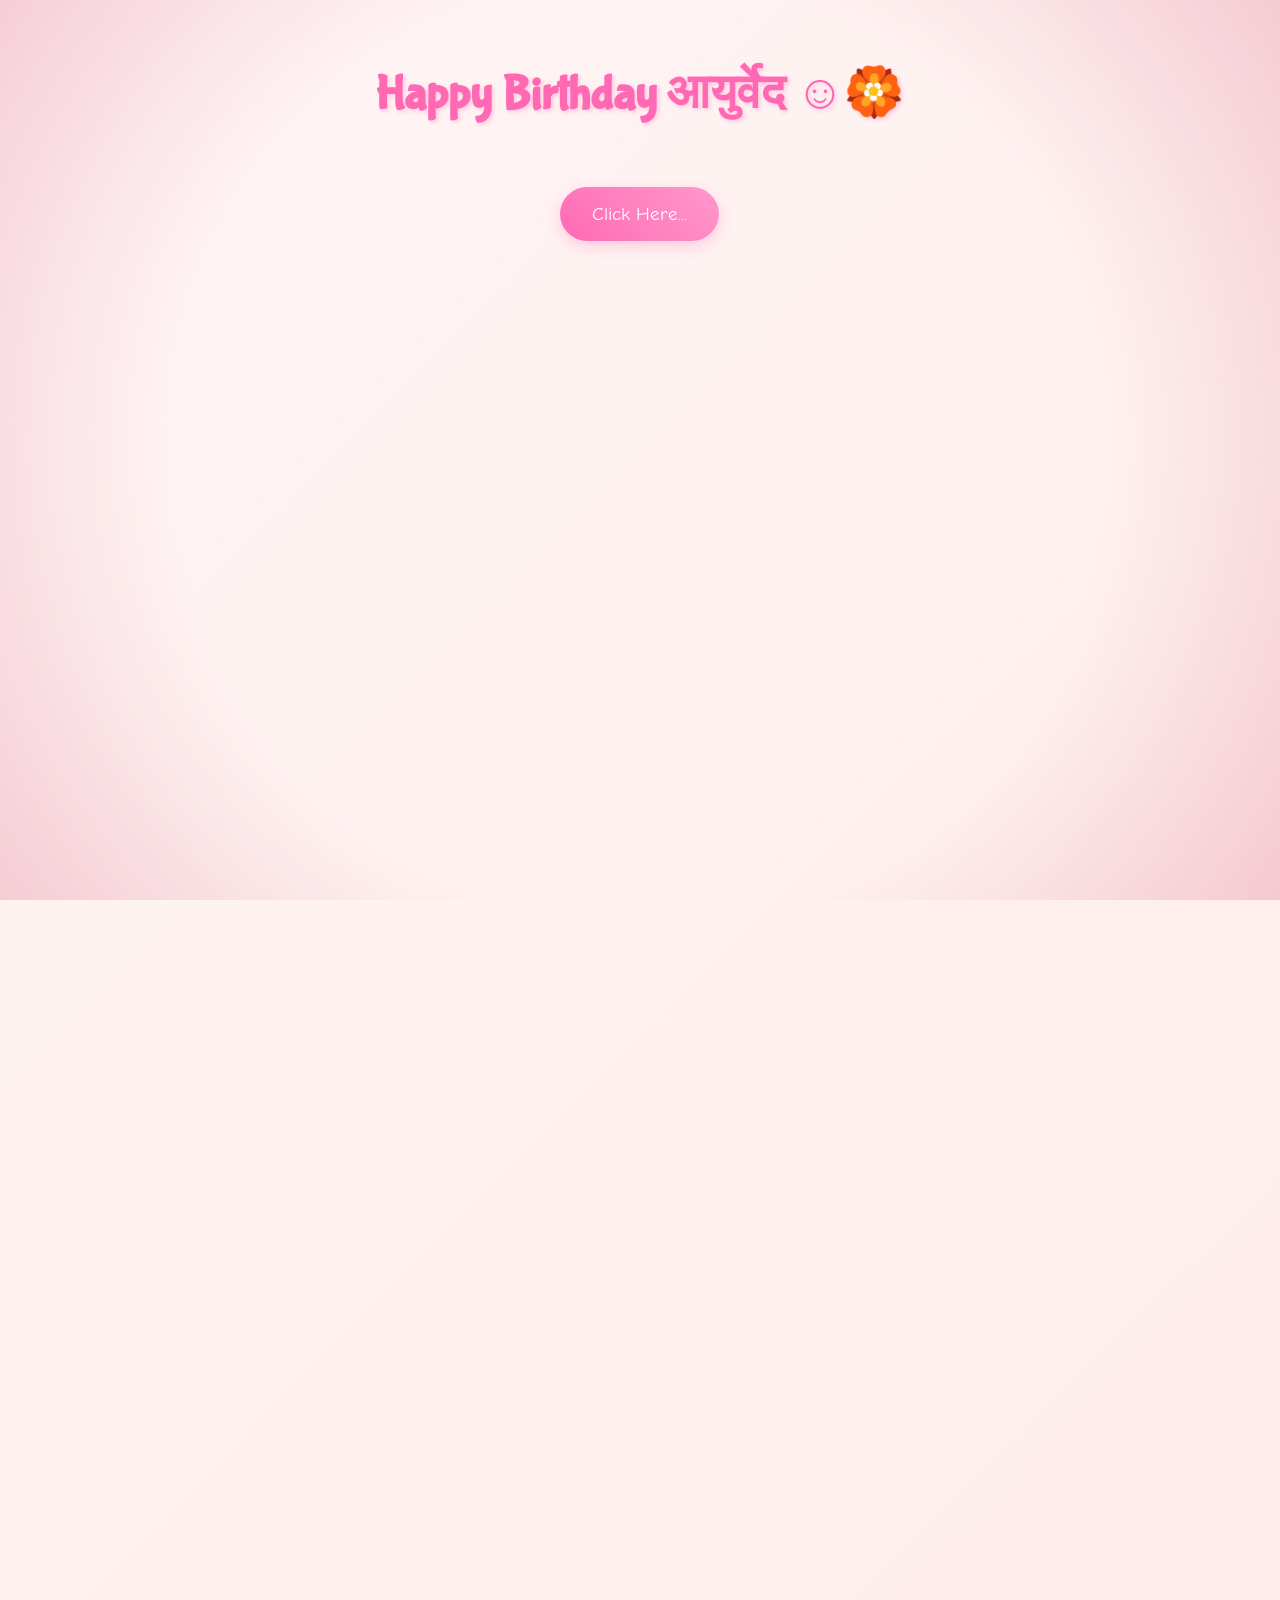
<file: cause.html>
<!DOCTYPE html>
<html lang="en">

<head>
    <meta charset="UTF-8">
    <meta name="viewport" content="width=device-width, initial-scale=1.0">
    <title>Why You're My Friend! 💖</title>
    <script src="https://cdnjs.cloudflare.com/ajax/libs/gsap/3.12.2/gsap.min.js"></script>
    <link rel="stylesheet" href="./cause.css">
    <style>

    </style>
</head>

<body>
    <!-- <div class="custom-cursor">
        <svg viewBox="0 0 24 24">
            <path fill="#ff69b4"
                d="M12 21.35l-1.45-1.32C5.4 15.36 2 12.28 2 8.5 2 5.42 4.42 3 7.5 3c1.74 0 3.41.81 4.5 2.09C13.09 3.81 14.76 3 16.5 3 19.58 3 22 5.42 22 8.5c0 3.78-3.4 6.86-8.55 11.54L12 21.35z" />
        </svg>
    </div> -->

    <div class="container">
        <h1>Happy Birthday आयुर्वेद ☺️🏵️</h1>

        <div id="reasons-container"></div>

        <button class="shuffle-button">Click Here...</button>
        <div class="reason-counter"></div>

        <div class="ending-section">
            <div class="teddy-hug">
                <img src="./d1.jpeg" alt="Teddy Hug">
            </div>
            <div class="ending-text">You're the BESTEST ! 💖</div>
        </div>
    </div>

    <script src="cause.js">

    </script>
</body>

</html>
</file>
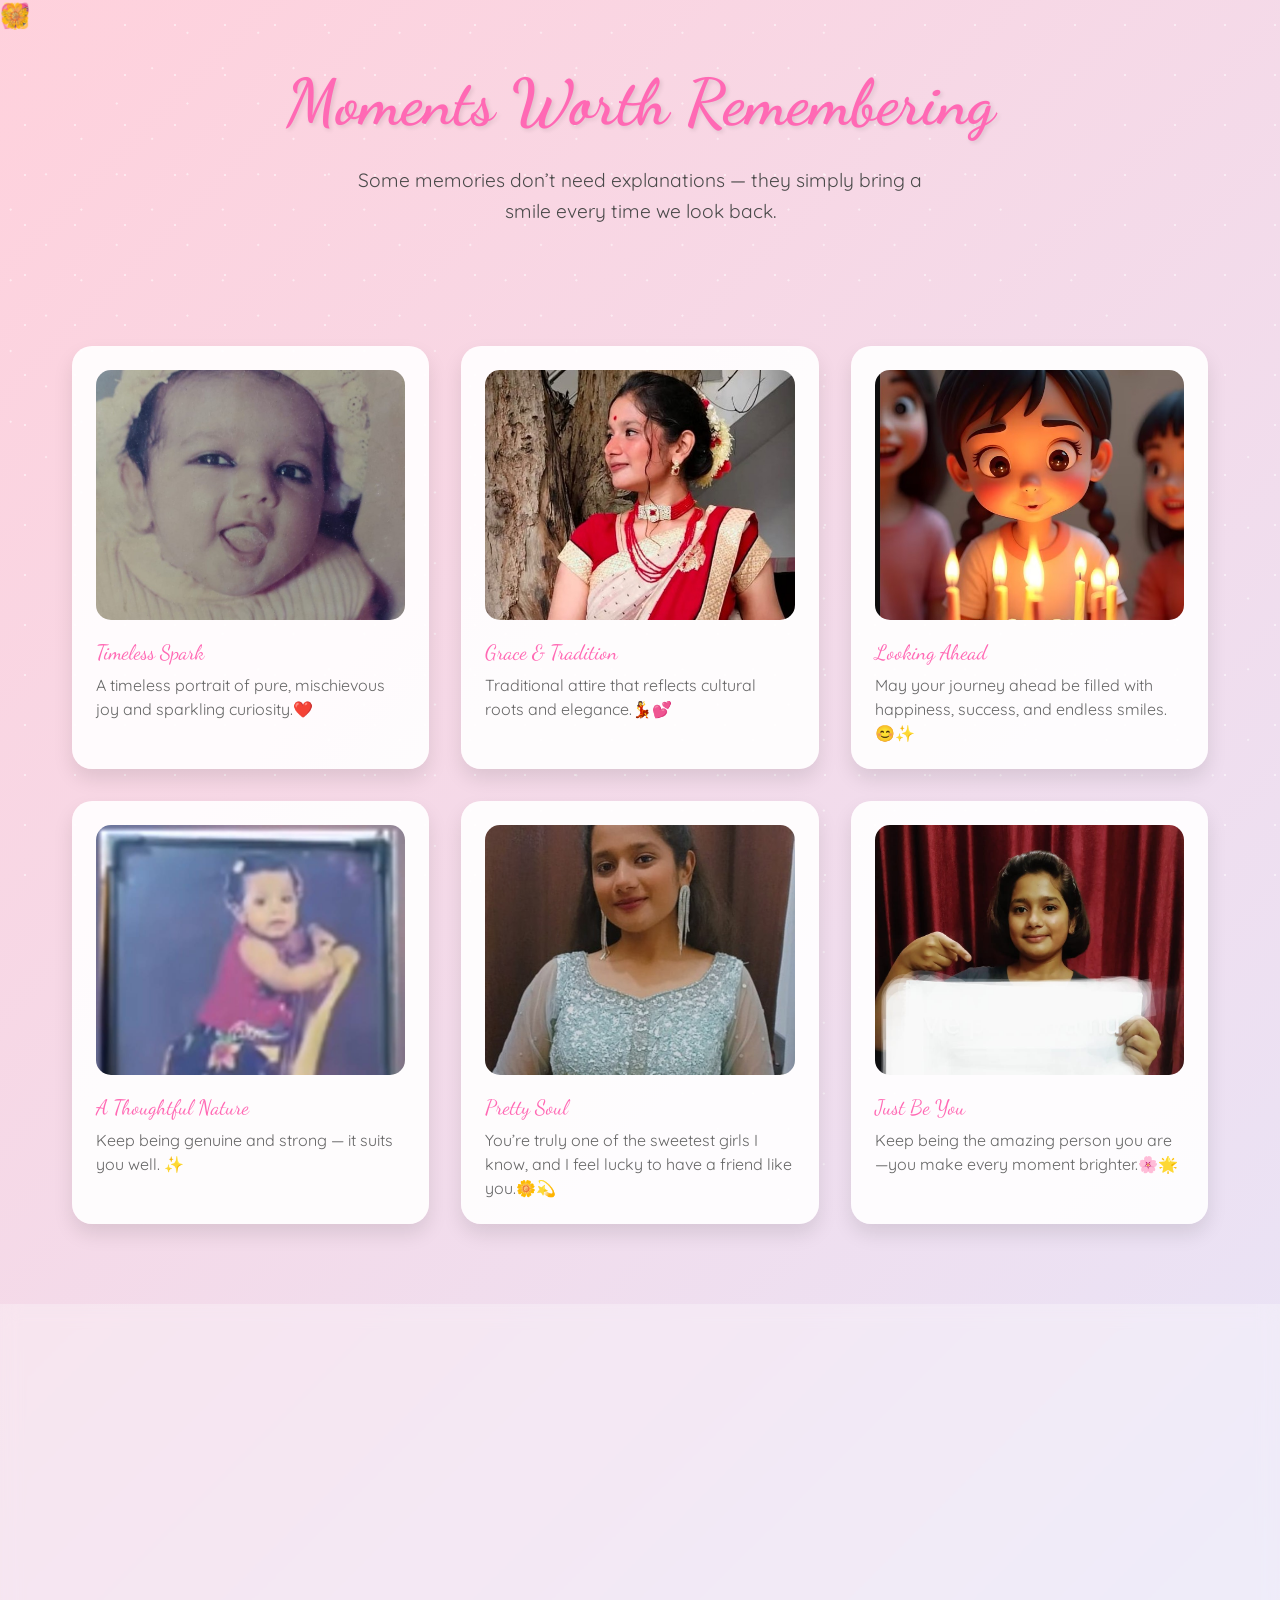
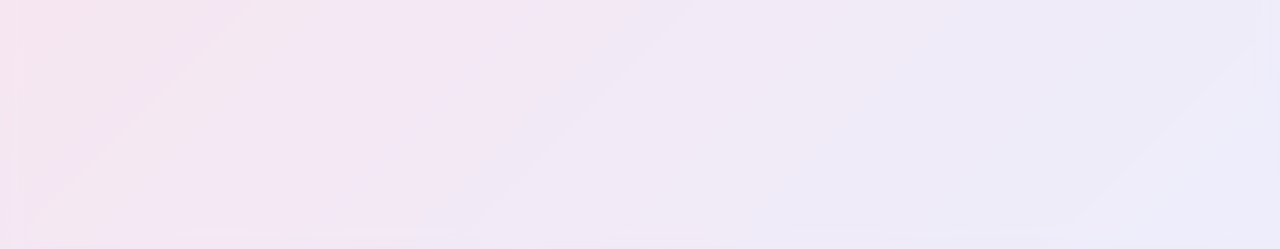
<file: last.html>
<!DOCTYPE html>
<html lang="en">

<head>
    <meta charset="UTF-8">
    <meta name="viewport" content="width=device-width, initial-scale=1.0">
    <title>Beautiful Memories ✨</title>
    <style>
        @import url('https://fonts.googleapis.com/css2?family=Dancing+Script:wght@700&family=Quicksand:wght@300;400;500;600&display=swap');

        * {
            margin: 0;
            padding: 0;
            box-sizing: border-box;
        }

        body {
            min-height: 100vh;
            background: linear-gradient(135deg,
                    #ffd1dc 0%,
                    #e6e6fa 25%,
                    #ffefd5 50%,
                    #e6e6fa 75%,
                    #ffd1dc 100%);
            background-size: 400% 400%;
            animation: gradientFlow 15s ease infinite;
            font-family: 'Quicksand', sans-serif;
            overflow-x: hidden;
            color: #4a4a4a;
        }

        @keyframes gradientFlow {
            0% {
                background-position: 0% 50%;
            }

            50% {
                background-position: 100% 50%;
            }

            100% {
                background-position: 0% 50%;
            }
        }

        /* Enhanced Sparkle Effect */
        .magic-sparkles {
            position: fixed;
            top: 0;
            left: 0;
            width: 100%;
            height: 100%;
            pointer-events: none;
            z-index: 1;
        }

        .sparkle {
            position: absolute;
            width: 6px;
            height: 6px;
            border-radius: 50%;
            background-color: white;
            animation: twinkle var(--duration, 4s) ease-in-out infinite;
            opacity: 0;
        }

        @keyframes twinkle {

            0%,
            100% {
                opacity: 0;
                transform: scale(0.5);
            }

            50% {
                opacity: 0.8;
                transform: scale(1);
            }
        }

        /* Generate 50 sparkles with different positions and animations */
        .magic-sparkles::before,
        .magic-sparkles::after {
            content: '';
            position: absolute;
            width: 100%;
            height: 100%;
            background-image: radial-gradient(circle, white 1px, transparent 1px);
            background-size: 50px 50px;
            animation: sparkleLayer 8s linear infinite;
            opacity: 0.5;
        }

        .magic-sparkles::after {
            animation-delay: -4s;
            transform: rotate(45deg);
        }

        @keyframes sparkleLayer {
            0% {
                transform: translateY(0);
            }

            100% {
                transform: translateY(-50px);
            }
        }

        /* Floating Hearts */
        .floating-hearts {
            position: fixed;
            width: 100%;
            height: 100%;
            pointer-events: none;
            z-index: 2;
        }

        .heart {
            position: absolute;
            font-size: 1.5rem;
            color: rgba(255, 105, 180, 0.6);
            animation: floatHeart var(--float-duration, 6s) ease-in-out infinite;
            animation-delay: var(--delay, 0s);
        }

        @keyframes floatHeart {
            0% {
                transform: translate(0, 100vh) rotate(0deg);
            }

            100% {
                transform: translate(var(--translate-x, 0), -100vh) rotate(360deg);
            }
        }

        /* Welcome Section */
        .welcome {
            text-align: center;
            padding: 4rem 2rem;
            position: relative;
            z-index: 3;
        }

        .welcome h1 {
            font-family: 'Dancing Script', cursive;
            font-size: 4rem;
            color: #ff69b4;
            text-shadow: 2px 2px 4px rgba(0, 0, 0, 0.1);
            animation: fadeInScale 2s ease;
        }

        .welcome p {
            font-size: 1.2rem;
            max-width: 600px;
            margin: 1.5rem auto;
            line-height: 1.6;
            animation: fadeIn 2s ease 0.5s both;
        }

        /* Enhanced Memory Cards */
        .memory-container {
            max-width: 1200px;
            margin: 0 auto;
            padding: 2rem;
            display: grid;
            grid-template-columns: repeat(auto-fit, minmax(300px, 1fr));
            gap: 2rem;
            z-index: 3;
            position: relative;
        }

        .memory-card {
            background: rgba(255, 255, 255, 0.9);
            border-radius: 20px;
            padding: 1.5rem;
            box-shadow: 0 10px 20px rgba(0, 0, 0, 0.1);
            transition: all 0.5s cubic-bezier(0.4, 0, 0.2, 1);
            position: relative;
            overflow: hidden;
        }

        .memory-card:hover {
            transform: translateY(-10px) scale(1.02);
            box-shadow: 0 15px 30px rgba(0, 0, 0, 0.15);
        }

        .memory-card::before {
            content: '';
            position: absolute;
            top: 0;
            left: 0;
            width: 100%;
            height: 100%;
            background: linear-gradient(45deg, transparent, rgba(255, 255, 255, 0.4), transparent);
            transform: translateX(-100%);
            transition: 0.5s;
        }

        .memory-card:hover::before {
            transform: translateX(100%);
        }

        .memory-img {
            width: 100%;
            height: 250px;
            object-fit: cover;
            border-radius: 15px;
            margin-bottom: 1rem;
            transition: transform 0.5s ease;
        }

        .memory-card:hover .memory-img {
            transform: scale(1.05);
        }

        .memory-date {
            font-family: 'Dancing Script', cursive;
            color: #ff69b4;
            font-size: 1.3rem;
            margin-bottom: 0.5rem;
        }

        .memory-caption {
            font-size: 1rem;
            line-height: 1.5;
            color: #666;
        }

        /* Final Message Section */
        .final-message {
            text-align: center;
            padding: 4rem 2rem;
            background: rgba(255, 255, 255, 0.3);
            backdrop-filter: blur(10px);
            margin-top: 3rem;
            position: relative;
            z-index: 3;
        }

        .final-message h2 {
            font-family: 'Dancing Script', cursive;
            font-size: 3rem;
            color: #ff69b4;
            margin-bottom: 2rem;
            animation: heartbeat 2s infinite;
        }

        @keyframes heartbeat {

            0%,
            100% {
                transform: scale(1);
            }

            50% {
                transform: scale(1.1);
            }
        }

        .final-message p {
            font-size: 1.2rem;
            max-width: 800px;
            margin: 0 auto 2rem;
            line-height: 1.8;
        }

        .goodbye-btn {
            display: inline-block;
            padding: 1rem 2rem;
            font-size: 1.2rem;
            background: linear-gradient(45deg, #ff69b4, #da70d6);
            color: white;
            border: none;
            border-radius: 50px;
            cursor: pointer;
            text-decoration: none;
            transition: all 0.3s ease;
            box-shadow: 0 5px 15px rgba(255, 105, 180, 0.4);
            animation: float 3s infinite ease-in-out;
        }

        .goodbye-btn:hover {
            transform: translateY(-5px);
            box-shadow: 0 8px 20px rgba(255, 105, 180, 0.6);
        }

        @keyframes float {

            0%,
            100% {
                transform: translateY(0);
            }

            50% {
                transform: translateY(-10px);
            }
        }

        /* Animations */
        @keyframes fadeInScale {
            0% {
                opacity: 0;
                transform: scale(0.8);
            }

            100% {
                opacity: 1;
                transform: scale(1);
            }
        }

        @keyframes fadeIn {
            0% {
                opacity: 0;
            }

            100% {
                opacity: 1;
            }
        }

        /* Generate Hearts */
        .js-generate-hearts {
            position: fixed;
            width: 100%;
            height: 100%;
            pointer-events: none;
            z-index: 2;
        }

        /* Custom Scrollbar */
        ::-webkit-scrollbar {
            width: 12px;
        }

        ::-webkit-scrollbar-track {
            background: rgba(255, 255, 255, 0.4);
        }

        ::-webkit-scrollbar-thumb {
            background: linear-gradient(45deg, #ff69b4, #da70d6);
            border-radius: 6px;
        }

        /* Responsive Design */
        @media (max-width: 768px) {
            .welcome h1 {
                font-size: 3rem;
            }

            .memory-container {
                grid-template-columns: 1fr;
            }

            .final-message h2 {
                font-size: 2.5rem;
            }
        }
    </style>
</head>

<body>
    <div class="magic-sparkles"></div>
    <div class="floating-hearts">
        <!-- Hearts will be generated via CSS -->
        <!-- Floating elements generated via CSS -->
        <div class="heart" style="--float-duration: 6s; --delay: 0s; --translate-x: 20px;">✨</div>
        <div class="heart" style="--float-duration: 8s; --delay: 1s; --translate-x: -30px;">💕</div>
        <div class="heart" style="--float-duration: 7s; --delay: 2s; --translate-x: 40px;">🌟</div>
        <div class="heart" style="--float-duration: 9s; --delay: 3s; --translate-x: -20px;">💫</div>
        <div class="heart" style="--float-duration: 5s; --delay: 4s; --translate-x: 30px;">🌸</div>
        <div class="heart" style="--float-duration: 5s; --delay: 4s; --translate-x: 30px;">💝</div>
        <div class="heart" style="--float-duration: 5s; --delay: 4s; --translate-x: 30px;">🦋</div>
        <div class="heart" style="--float-duration: 5s; --delay: 4s; --translate-x: 30px;">🌼</div>
        <div class="heart" style="--float-duration: 5s; --delay: 4s; --translate-x: 30px;">💝</div>
        <div class="heart" style="--float-duration: 5s; --delay: 4s; --translate-x: 30px;">🦋</div>
        <div class="heart" style="--float-duration: 5s; --delay: 4s; --translate-x: 30px;">🌼</div>

    </div>

    <section class="welcome">
        <h1>Moments Worth Remembering</h1>
        <p>Some memories don’t need explanations — they simply bring a smile every time we look back.</p>
    </section>

    <div class="memory-container">
        <div class="memory-card">
            <img src="./d1.jpeg" alt="First Date" class="memory-img">
            <div class="memory-date">Timeless Spark</div>
            <div class="memory-caption">A timeless portrait of pure, mischievous joy and sparkling curiosity.❤️</div>
        </div>
        <div class="memory-card">
            <img src="./d2.jpeg" alt="Beach Day" class="memory-img">
            <div class="memory-date">Grace & Tradition</div>
            <div class="memory-caption">Traditional attire that reflects cultural roots and elegance.💃💕</div>
        </div>
        <div class="memory-card">
            <img src="./d3.jpeg" alt="Beach Day" class="memory-img">
            <div class="memory-date">Looking Ahead</div>
            <div class="memory-caption">May your journey ahead be filled with happiness, success, and endless
                smiles.😊✨</div>
        </div>
        <div class="memory-card">
            <img src="./d4.jpeg" alt="Movie Night" class="memory-img">
            <div class="memory-date">A Thoughtful Nature</div>
            <div class="memory-caption">Keep being genuine and strong — it suits you well. ✨</div>
        </div>
        <div class="memory-card">
            <img src="./d5.jpeg" alt="First Date" class="memory-img">
            <div class="memory-date">Pretty Soul</div>
            <div class="memory-caption">You’re truly one of the sweetest girls I know, and I feel lucky to have a friend
                like you.🌼💫</div>
        </div>
        <div class="memory-card">
            <img src="./d6.jpeg" alt="Movie Night" class="memory-img">
            <div class="memory-date">Just Be You</div>
            <div class="memory-caption">Keep being the amazing person you are—you make every moment brighter.🌸🌟</div>
        </div>

    </div>

    <section class="final-message">
        <h2>A Note Just for You</h2>
        <p>Every laugh, every chat, and every moment we’ve shared has been truly special.🌼<br>
            Every conversation and shared moment of support has been meaningful. 💫<br>
            I truly appreciate the positivity and encouragement you bring into my life. 💕<br>
            On your birthday, I wish you happiness, success, and peace in everything you do. 🌸</p>
        <p> Keep smiling, keep growing, and keep being the amazing person you are. ✨<br>
            You deserve all the joy in the world—keep shining and spreading your beautiful energy.🦋</p>
        <a href="#" class="goodbye-btn">Wishing You the Best 💝</a>
    </section>
</body>

</html>
</file>
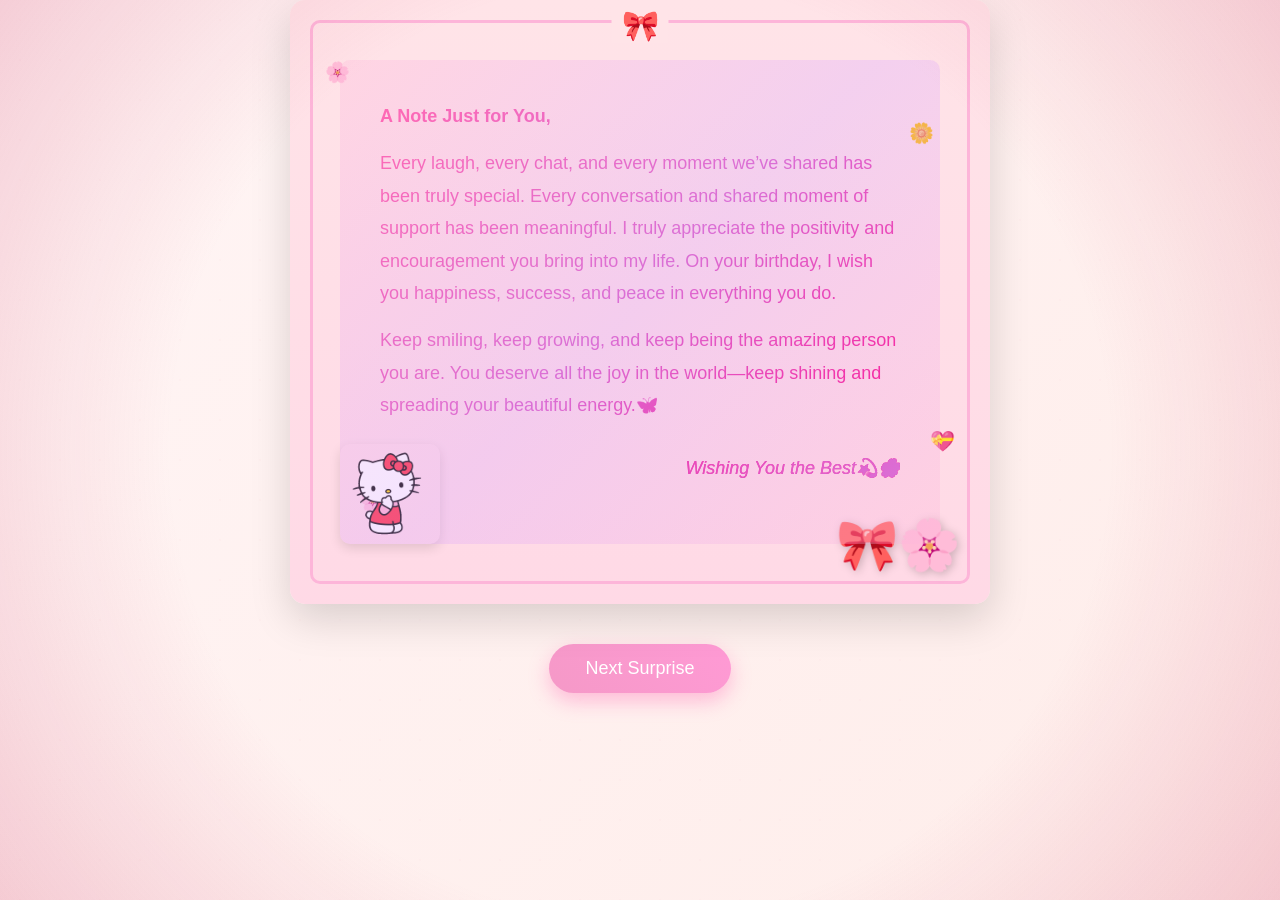
<file: letter.html>
<!DOCTYPE html>
<html lang="en">
<head>
    <meta charset="UTF-8">
    <meta name="viewport" content="width=device-width, initial-scale=1.0">
    <title>Hello Kitty Love Letter - Page 2</title>
    <style>
        * {
            margin: 0;
            padding: 0;
            box-sizing: border-box;
        }

        body {

     min-height: 100vh;
    display: flex;
    flex-direction: column;
    align-items: center;
    justify-content: flex-start;

    /* Same luxury gradient */
    background: linear-gradient(135deg, #fff5f5, #feeae6, #ffe9e6, #ffd6e0);
    background-size: 400% 400%;
    animation: gradientBG 15s ease infinite;

    font-family: 'Arial Rounded MT Bold', Arial, sans-serif;
    overflow-x: hidden;
    overflow-y: auto;
    position: relative;
    /* min-height: 100vh;
    display: flex;
    flex-direction: column;
    align-items: center;
    justify-content: center;
    background: linear-gradient(-45deg, #fee9f7, #e8f5fe, #fef2e8, #f0ffe8);
    background-size: 400% 400%;
    animation: gradientBG 15s ease infinite;
    font-family: 'Arial Rounded MT Bold', Arial, sans-serif;
    overflow: hidden;
    position: relative; */
}

body::before {
    content: "";
    position: fixed;
    inset: 0;
    background-image:
        radial-gradient(circle, rgba(255, 192, 203, 0.15) 1px, transparent 1px);
        /* url("data:image/svg+xml,%3Csvg xmlns='http://www.w3.org/2000/svg' width='30' height='30' viewBox='0 0 24 24' fill='%23ffe9e6'%3E%3Cpath d='M12 21.35l-1.45-1.32C5.4 15.36 2 12.28 2 8.5 2 5.42 4.42 3 7.5 3c1.74 0 3.41.81 4.5 2.09C13.09 3.81 14.76 3 16.5 3 19.58 3 22 5.42 22 8.5c0 3.78-3.4 6.86-8.55 11.54L12 21.35z'/%3E%3C/svg%3E"); */
    background-size: 40px 40px, 30px 30px;
    opacity: 0.4;
    z-index: 0;
    pointer-events: none;
}

body::after {
    content: "";
    position: fixed;
    inset: 0;
    background: radial-gradient(circle at center, transparent 60%, rgba(216, 90, 127, 0.25) 100%);
    pointer-events: none;
    z-index: 0;
}

            /* body { */
        /* font-family: 'Segoe UI', Arial, sans-serif; */
        /* background-image: url('back33.jpg'); 👈 Add your image here */
        /* background-size: cover;       makes image fill the screen */
        /* background-position: center;  centers the image */
        /* background-repeat: no-repeat; prevents tiling */
        /* background-attachment: fixed; optional: keeps image fixed during scroll */
        /* min-height: 100vh;
        display: flex;
        justify-content: center;
        align-items: center;
        padding: 20px;
} */
/* body::before {
    content: "";
    position: fixed;
    top: 0; left: 0;
    width: 100%; height: 100%; */
    /* background: rgba(255, 192, 203, 0.25); light pink tint */
    /* z-index: -1; */
/* } */


        .letter-container {
            width: 100%;
            max-width: 700px;
            background-image: url('[data-uri]');
            background-size: cover;
            padding: 60px 50px;
            border-radius: 15px;
            box-shadow: 0 15px 40px rgba(0, 0, 0, 0.15);
            position: relative;
            overflow: hidden;
        }

        .decorative-border {
            position: absolute;
            top: 20px;
            left: 20px;
            right: 20px;
            bottom: 20px;
            border: 3px solid #fdb5d9;
            border-radius: 10px;
            pointer-events: none;
        }

        .decorative-border::before {
            content: '🎀';
            position: absolute;
            top: -15px;
            left: 50%;
            transform: translateX(-50%);
            font-size: 30px;
            background: #ffe4e8;
            padding: 0 10px;
        }

        .letter-content {
            position: relative;
            z-index: 1;
            background: rgba(255, 255, 255, 0.85);
            padding: 40px;
            border-radius: 10px;
            line-height: 1.8;
            font-size: 18px;
            color: #222;
            background: linear-gradient(135deg, 
                rgba(255, 182, 217, 0.3) 0%, 
                rgba(218, 165, 255, 0.3) 50%,
                rgba(255, 182, 217, 0.3) 100%);
        }

        .letter-text {
            background: linear-gradient(135deg, #ff69b4, #da70d6, #ff1493);
            -webkit-background-clip: text;
            -webkit-text-fill-color: transparent;
            background-clip: text;
            font-weight: 500;
            margin-bottom: 20px;
        }

        .letter-text p {
            margin-bottom: 15px;
        }

        .signature {
            text-align: right;
            font-style: italic;
            margin-top: 30px;
            background: linear-gradient(135deg, #ff1493, #da70d6);
            -webkit-background-clip: text;
            -webkit-text-fill-color: transparent;
            background-clip: text;
        }

        .floating-hearts {
            position: absolute;
            font-size: 20px;
            animation: float 3s ease-in-out infinite;
        }

        .heart1 { top: 10%; left: 5%; animation-delay: 0s; }
        .heart2 { top: 20%; right: 8%; animation-delay: 1s; }
        .heart3 { bottom: 15%; left: 10%; animation-delay: 2s; }
        .heart4 { bottom: 25%; right: 5%; animation-delay: 1.5s; }

        @keyframes float {
            0%, 100% { transform: translateY(0px); }
            50% { transform: translateY(-15px); }
        }

        .hello-kitty-corner {
            position: absolute;
            bottom: 30px;
            right: 30px;
            font-size: 50px;
            animation: pulse 2s ease-in-out infinite;
            filter: drop-shadow(2px 2px 4px rgba(0,0,0,0.2));
        }

        @keyframes pulse {
            0%, 100% { transform: scale(1); }
            50% { transform: scale(1.1); }
        }

        @media (max-width: 600px) {
            body {
                justify-content: center;   /* 👈 mobile me center */
                padding-top: 20px;
                padding-bottom: 20px;
            }
            .letter-container {
                padding: 40px 30px;
            }
            .letter-content {
                padding: 30px 20px;
                font-size: 14px;
            }
            .hello-kitty-corner {
                font-size: 35px;
            }
            .letter-pic {
                left: 10px;
                bottom: 30px;
                width: 90px;
                height: auto;
            }
        }

        .next-page-btn {
            margin: 10px auto 20px;
            padding: 14px 36px;
            font-size: 18px;
            border: none;
            border-radius: 50px;
            cursor: pointer;
            font-family: 'Arial Rounded MT Bold', Arial, sans-serif;

            background: linear-gradient(45deg, #f599c7, #ff9ad5);
            color: white;
            box-shadow: 0 8px 20px rgba(255, 105, 180, 0.4);
            transition: transform 0.3s, box-shadow 0.3s;
        }

        .next-page-btn:hover {
            transform: scale(1.1);
            box-shadow: 0 12px 28px rgba(255, 105, 180, 0.55);
        }

    </style>
</head>
<script>
    function goNextPage() {
        window.location.href = "music.html"; // 👈 yaha apna next page file name
    }
</script>
<body>
    <div class="letter-container">
        <div class="decorative-border"></div>
        
        <div class="floating-hearts heart1">🌸</div>
        <div class="floating-hearts heart2">🌼</div>
        <div class="floating-hearts heart3">🌸</div>
        <div class="floating-hearts heart4">💝</div>
                                                                                                                                                                            
        <div class="letter-content">
            <div class="letter-text">
                <p><strong>A Note Just for You,</strong></p>
                
                <p>Every laugh, every chat, and every moment we’ve shared has been truly special.
            Every conversation and shared moment of support has been meaningful.
            I truly appreciate the positivity and encouragement you bring into my life.
            On your birthday, I wish you happiness, success, and peace in everything you do.</p>
                
                <p>Keep smiling, keep growing, and keep being the amazing person you are.
            You deserve all the joy in the world—keep shining and spreading your beautiful energy.🦋</p>
               
                
                <p class="signature">Wishing You the Best💫🌸</p>
            </div>
        </div>

    <img src="gif2 copy.gif" alt="Decorative" class="letter-pic" style="position:absolute; left:50px; bottom:60px; width:100px; border-radius:10px; box-shadow:0 4px 12px rgba(0,0,0,0.12);" />
            <div class="hello-kitty-corner">🎀🌸</div>
    </div>

    <div style="text-align:center; margin-top:30px;">
        <button class="next-page-btn" onclick="goNextPage()">
            Next Surprise
        </button>
    </div>

    

</body>
</html>
</file>
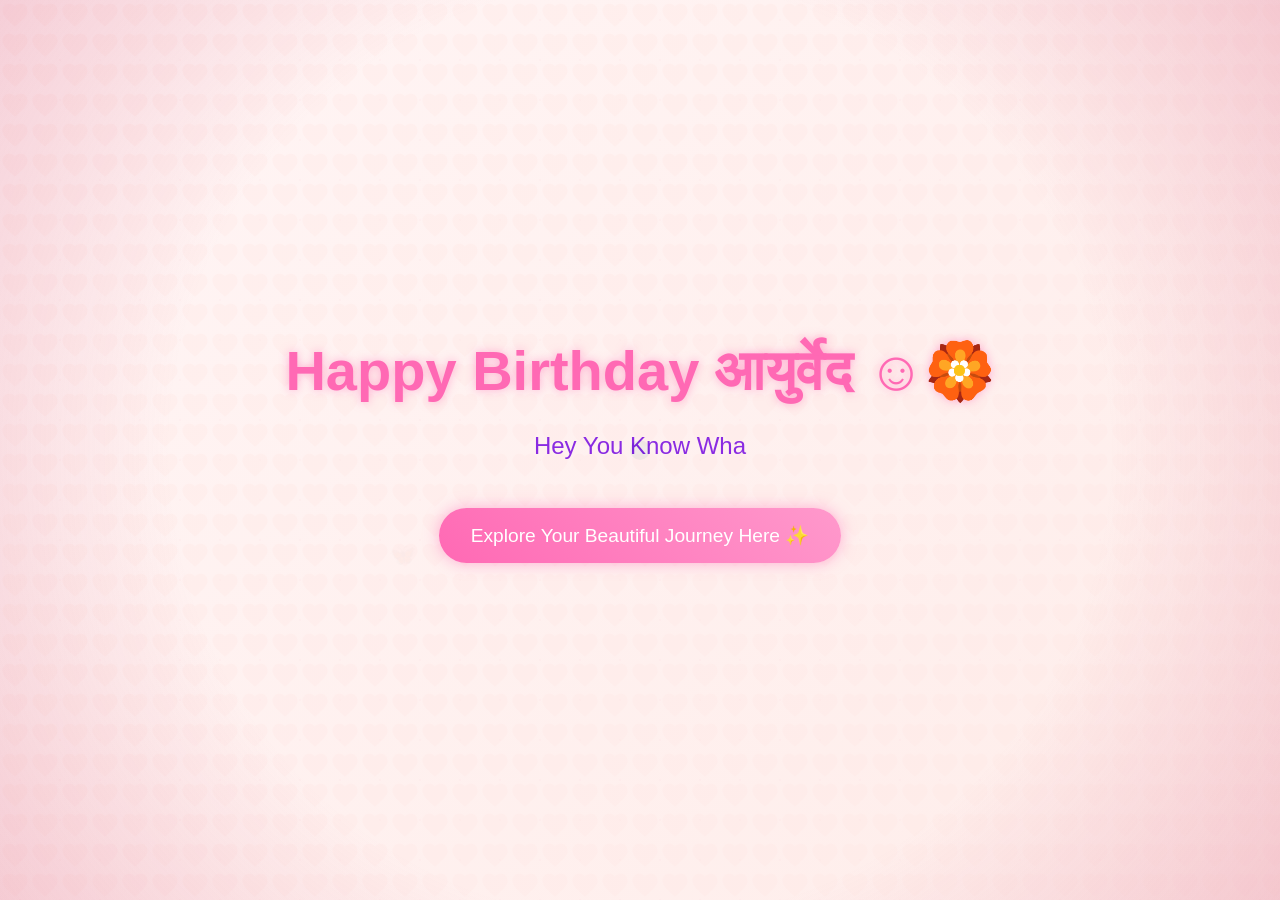
<file: song.html>
<!DOCTYPE html>
<html lang="en">

<head>
    <meta charset="UTF-8">
    <meta name="viewport" content="width=device-width, initial-scale=1.0">
    <title>Happy Birthday</title>
    <script src="https://cdnjs.cloudflare.com/ajax/libs/gsap/3.12.2/gsap.min.js"></script>
    <link rel="stylesheet" href="style.css">

</head>

<body style="display:flex; justify-content:center; align-items:center; height:100vh;">

    <div class="cursor"></div>
    <div class="container">
        <h1>Happy Birthday आयुर्वेद ☺️🏵️</h1>
        <div class="greeting"></div>
        <button class="cta-button">Explore Your Beautiful Journey Here ✨</button>
    </div>

    <script src="script.js">

    </script>
</body>

</html>
</file>
<file: cause.css>
@import url('https://fonts.googleapis.com/css2?family=Bubblegum+Sans&family=Comic+Neue:wght@700&family=Quicksand:wght@500&display=swap');

* {
    margin: 0;
    padding: 0;
    box-sizing: border-box;
    /* cursor: none; */
}

/* body {
    min-height: 100vh;
    background: linear-gradient(-45deg, #ffe6e6, #e6e6ff, #ffebf5);
    background-size: 400% 400%;
    animation: gradientBG 15s ease infinite;
    font-family: 'Quicksand', sans-serif;
    overflow-x: hidden;
    padding: 2rem;
} */

body {

     min-height: 100vh;
    display: flex;
    flex-direction: column;
    align-items: center;
    justify-content: flex-start;

    /* Same luxury gradient */
    background: linear-gradient(135deg, #fff5f5, #feeae6, #ffe9e6, #ffd6e0);
    background-size: 400% 400%;
    animation: gradientBG 15s ease infinite;

    font-family: 'Arial Rounded MT Bold', Arial, sans-serif;
    overflow-x: hidden;
    overflow-y: auto;
    position: relative;
    /* min-height: 100vh;
    display: flex;
    flex-direction: column;
    align-items: center;
    justify-content: center;
    background: linear-gradient(-45deg, #fee9f7, #e8f5fe, #fef2e8, #f0ffe8);
    background-size: 400% 400%;
    animation: gradientBG 15s ease infinite;
    font-family: 'Arial Rounded MT Bold', Arial, sans-serif;
    overflow: hidden;
    position: relative; */
}

body::before {
    content: "";
    position: fixed;
    inset: 0;
    background-image:
        radial-gradient(circle, rgba(255, 192, 203, 0.15) 1px, transparent 1px);
        /* url("data:image/svg+xml,%3Csvg xmlns='http://www.w3.org/2000/svg' width='30' height='30' viewBox='0 0 24 24' fill='%23ffe9e6'%3E%3Cpath d='M12 21.35l-1.45-1.32C5.4 15.36 2 12.28 2 8.5 2 5.42 4.42 3 7.5 3c1.74 0 3.41.81 4.5 2.09C13.09 3.81 14.76 3 16.5 3 19.58 3 22 5.42 22 8.5c0 3.78-3.4 6.86-8.55 11.54L12 21.35z'/%3E%3C/svg%3E"); */
    background-size: 40px 40px, 30px 30px;
    opacity: 0.4;
    z-index: 0;
    pointer-events: none;
}

body::after {
    content: "";
    position: fixed;
    inset: 0;
    background: radial-gradient(circle at center, transparent 60%, rgba(216, 90, 127, 0.25) 100%);
    pointer-events: none;
    z-index: 0;
}

.custom-cursor {
    width: 30px;
    height: 30px;
    position: fixed;
    pointer-events: none;
    z-index: 9999;
    mix-blend-mode: difference;
    transition: transform 0.1s;
}

.custom-cursor svg {
    width: 100%;
    height: 100%;
    filter: drop-shadow(0 0 5px rgba(255, 182, 193, 0.5));
}

.container {
    max-width: 1200px;
    margin: 0 auto;
    padding: 1rem;  
    text-align: center;
    position: relative;
    z-index: 1;
}

h1 {
    font-family: 'Bubblegum Sans', cursive;
    font-size: 3rem;
    color: #ff69b4;
    text-shadow: 2px 2px 4px rgba(255, 105, 180, 0.3);
    margin-top: 3rem;     /* ✅ ADD THIS */
    margin-bottom: 2rem;
    animation: bounce 1s ease infinite;
}


/* h1 {
    font-family: 'Bubblegum Sans', cursive;
    font-size: 3rem;
    color: #ff69b4;
    text-shadow: 2px 2px 4px rgba(255, 105, 180, 0.3);
    margin-bottom: 2rem;
    animation: bounce 1s ease infinite;
} */

.reason-card {
    background: rgba(255, 255, 255, 0.9);
    border-radius: 20px;
    padding: 2rem;
    margin: 1.5rem;
    box-shadow: 0 5px 15px rgba(0, 0, 0, 0.1);
    transition: transform 0.3s, box-shadow 0.3s;
    cursor: pointer;
    position: relative;
    overflow: hidden;
}

.reason-card:hover {
    transform: translateY(-5px);
    box-shadow: 0 8px 25px rgba(255, 105, 180, 0.2);
}

.reason-text {
    font-size: 1.2rem;
    margin-bottom: 1rem;
    position: relative;
    z-index: 2;
}

.gif-overlay {
    position: absolute;
    top: 0;
    left: 0;
    width: 100%;
    height: 100%;
    background: rgba(255, 255, 255, 0.95);
    display: flex;
    align-items: center;
    justify-content: center;
    opacity: 0;
    transition: opacity 0.3s;
    z-index: 1;
}

.reason-card:hover .gif-overlay {
    opacity: 1;
}

.shuffle-button {
    background: linear-gradient(45deg, #ff69b4, #ff99cc);
    border: none;
    border-radius: 50px;
    padding: 1rem 2rem;
    font-size: 1.2rem;
    color: white;
    margin: 2rem 0;
    cursor: pointer;
    transition: transform 0.3s;
    font-family: 'Comic Neue', cursive;
    box-shadow: 0 5px 15px rgba(255, 105, 180, 0.3);
}

.shuffle-button:hover {
    transform: scale(1.1);
}

.floating {
    position: fixed;
    pointer-events: none;
    animation: float 3s ease-in-out infinite;
}

.ending-section {
    margin-top: 4rem;
    padding: 2rem;
    text-align: center;
}

.ending-text {
    font-family: 'Bubblegum Sans', cursive;
    font-size: 2rem;
    color: #ff69b4;
    margin-bottom: 2rem;
    opacity: 0;
    transform: translateY(20px);
}

.teddy-hug {
    width: 200px;
    margin: 0 auto;
    transform: scale(0);
}

@keyframes gradientBG {
    0% {
        background-position: 0% 50%;
    }

    50% {
        background-position: 100% 50%;
    }

    100% {
        background-position: 0% 50%;
    }
}

@keyframes float {

    0%,
    100% {
        transform: translateY(0);
    }

    50% {
        transform: translateY(-20px);
    }
}

@keyframes bounce {

    0%,
    100% {
        transform: translateY(0);
    }

    50% {
        transform: translateY(-10px);
    }
}
@media (max-width: 768px) {

    h1 {
        font-size: 2rem;
        margin-top: 2.5rem;   /* ✅ mobile fix */
    }

    .reason-card {
        margin: 1rem 0;      /* ✅ vertical gap */
    }

    .shuffle-button {
        margin-top: 2.5rem;  /* ✅ card se gap */
    }

    .reason-counter {
        margin-bottom: 2rem; /* ✅ button ke niche space */
    }
}


/* @media (max-width: 768px) {
    h1 {
        font-size: 2rem;
    }

    .reason-card {
        margin: 1rem;
    }

    .reason-text {
        font-size: 1rem;
    }
} */

.shuffle-button {
    background: linear-gradient(45deg, #ff69b4, #ff99cc);
    border: none;
    border-radius: 50px;
    padding: 1rem 2rem;
    font-size: 1.2rem;
    color: white;
    margin: 2rem 0;
    cursor: pointer;
    transition: all 0.3s;
    font-family: 'Comic Neue', cursive;
    box-shadow: 0 5px 15px rgba(255, 105, 180, 0.3);
}

.shuffle-button.story-mode {
    background: linear-gradient(45deg, #9b6dff, #ff6dc7);
    transform: scale(1.1);
}

.shuffle-button:hover {
    transform: scale(1.1);
}

.shuffle-button.story-mode:hover {
    transform: scale(1.2);
}

.reason-counter {
    font-size: 0.9rem;
    color: #ff69b4;
    margin-top: 1rem;
    opacity: 0.7;
}
</file>
<file: style.css>
* {
    margin: 0;
    padding: 0;
    box-sizing: border-box;
    cursor: none;
}


body {

     min-height: 100vh;
    display: flex;
    flex-direction: column;
    align-items: center;
    justify-content: flex-start;

    /* Same luxury gradient */
    background: linear-gradient(135deg, #fff5f5, #feeae6, #ffe9e6, #ffd6e0);
    background-size: 400% 400%;
    animation: gradientBG 15s ease infinite;

    font-family: 'Arial Rounded MT Bold', Arial, sans-serif;
    overflow-x: hidden;
    overflow-y: auto;
    position: relative;
    /* min-height: 100vh;
    display: flex;
    flex-direction: column;
    align-items: center;
    justify-content: center;
    background: linear-gradient(-45deg, #fee9f7, #e8f5fe, #fef2e8, #f0ffe8);
    background-size: 400% 400%;
    animation: gradientBG 15s ease infinite;
    font-family: 'Arial Rounded MT Bold', Arial, sans-serif;
    overflow: hidden;
    position: relative; */
}

body::before {
    content: "";
    position: fixed;
    inset: 0;
    background-image:
        radial-gradient(circle, rgba(255, 192, 203, 0.15) 1px, transparent 1px),
        url("data:image/svg+xml,%3Csvg xmlns='http://www.w3.org/2000/svg' width='30' height='30' viewBox='0 0 24 24' fill='%23ffe9e6'%3E%3Cpath d='M12 21.35l-1.45-1.32C5.4 15.36 2 12.28 2 8.5 2 5.42 4.42 3 7.5 3c1.74 0 3.41.81 4.5 2.09C13.09 3.81 14.76 3 16.5 3 19.58 3 22 5.42 22 8.5c0 3.78-3.4 6.86-8.55 11.54L12 21.35z'/%3E%3C/svg%3E");
    background-size: 40px 40px, 30px 30px;
    opacity: 0.4;
    z-index: 0;
    pointer-events: none;
}

body::after {
    content: "";
    position: fixed;
    inset: 0;
    background: radial-gradient(circle at center, transparent 60%, rgba(216, 90, 127, 0.25) 100%);
    pointer-events: none;
    z-index: 0;
}


/* Hide custom cursor on touch devices */
@media (hover: hover) and (pointer: fine) {
    .cursor {
        width: 20px;
        height: 20px;
        background: rgb(15, 8, 8);
        border-radius: 50%;
        position: fixed;
        pointer-events: none;
        mix-blend-mode: difference;
        transition: transform 0.2s;
        z-index: 9999;
    }
    
    /* Hide default cursor */
    * {
        cursor: none !important;
    }
}

/* Touch device styles */
@media (hover: none) and (pointer: coarse) {
    .cursor {
        display: none;
    }
    
    /* Make buttons more touch-friendly */
    button, a, [role="button"] {
        min-height: 44px; /* Minimum touch target size */
        min-width: 44px;
    }
    
    /* Improve tap targets */
    .cta-button {
        padding: 1.2rem 2.4rem;
        font-size: 1.3rem;
    }
}

.container {
    text-align: center;
    z-index: 1;
    position: relative;
}

h1 {
    font-size: 3.5rem;
    color: #ff69b4;
    text-shadow: 0 0 10px rgba(255, 105, 180, 0.5);
    margin-bottom: 3rem;
    opacity: 0;
}

.greeting {
    font-size: 1.5rem;
    color: #8a2be2;
    margin-bottom: 3rem;
    min-height: 2em;
}

.cta-button {
    padding: 1rem 2rem;
    font-size: 1.2rem;
    background: linear-gradient(45deg, #ff69b4, #ff99cc);
    border: none;
    border-radius: 50px;
    color: white;
    cursor: pointer;
    box-shadow: 0 0 15px rgba(255, 105, 180, 0.5);
    transition: transform 0.3s, box-shadow 0.3s;
    opacity: 0;
}

.cta-button:hover {
    transform: scale(1.1);
    box-shadow: 0 0 25px rgba(255, 105, 180, 0.7);
}

.floating {
    position: absolute;
    pointer-events: none;
    opacity: 0;
}

@keyframes gradientBG {
    0% {
        background-position: 0% 50%;
    }

    50% {
        background-position: 100% 50%;
    }

    100% {
        background-position: 0% 50%;
    }
}

/* Base mobile styles */
@media (max-width: 768px) {
    body {
        min-height: 100vh;
        padding: 1rem;
        justify-content: flex-start;
        overflow-x: hidden;
    }

    h1 {
        font-size: 2rem;
        text-align: center;
        margin: 1rem 0;
        line-height: 1.2;
    }

    .greeting {
        font-size: 1.2rem;
        text-align: center;
        margin: 1rem 0;
        padding: 0 1rem;
    }

    .cta-button {
        font-size: 1.1rem;
        padding: 1rem 2rem;
        min-width: 200px;
        margin: 1rem auto;
    }

    .cake-container {
        transform: scale(0.8);
        margin: -2rem 0;
    }
}

/* Small mobile devices */
@media (max-width: 480px) {
    h1 {
        font-size: 1.8rem;
    }

    .greeting {
        font-size: 1.1rem;
    }

    .cta-button {
        width: 100%;
        max-width: 280px;
    }

    .cake-container {
        transform: scale(0.7);
        margin: -3rem 0;
    }
}

/* Very small devices */
@media (max-width: 360px) {
    h1 {
        font-size: 1.6rem;
    }

    .greeting {
        font-size: 1rem;
    }

    .cake-container {
        transform: scale(0.6);
        margin: -4rem 0;
    }
}
</file>
